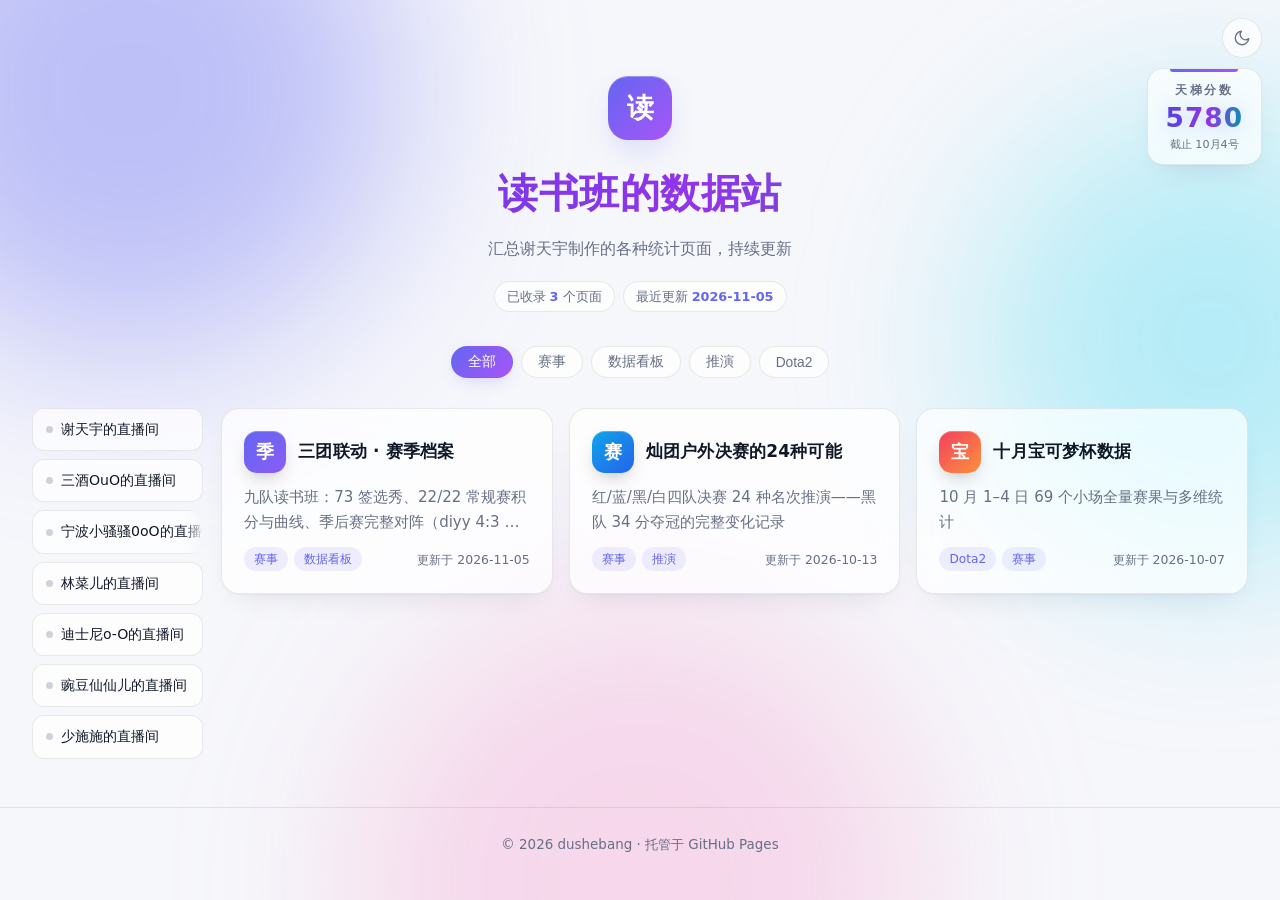
<file: index.html>
<!DOCTYPE html>
<html lang="zh-CN">
<head>
  <meta charset="UTF-8">
  <meta name="viewport" content="width=device-width, initial-scale=1.0">
  <title>读书班的数据站</title>
  <meta name="description" content="汇总谢天宇制作的各种统计页面，持续更新">
  <link rel="icon" href="data:image/svg+xml,%3Csvg xmlns='http://www.w3.org/2000/svg' viewBox='0 0 32 32'%3E%3Crect x='4' y='17' width='5' height='11' rx='1.5' fill='%236366f1'/%3E%3Crect x='13.5' y='11' width='5' height='17' rx='1.5' fill='%23a855f7'/%3E%3Crect x='23' y='5' width='5' height='23' rx='1.5' fill='%2322d3ee'/%3E%3C/svg%3E">
  <meta name="theme-color" id="theme-color" content="#f6f7fb">
  <link rel="stylesheet" href="shared/style.css">
  <script>
    // 尽早套用主题，避免页面闪烁
    (function () {
      var t = null;
      try { t = localStorage.getItem("theme"); } catch (e) {}
      if (t !== "light" && t !== "dark") {
        t = window.matchMedia && window.matchMedia("(prefers-color-scheme: dark)").matches ? "dark" : "light";
      }
      document.documentElement.setAttribute("data-theme", t);
    })();
  </script>
</head>
<body>

  <div class="aurora" aria-hidden="true"><i class="b1"></i><i class="b2"></i><i class="b3"></i></div>

  <button class="theme-toggle" id="theme-toggle" type="button" aria-label="切换深浅色" title="切换深浅色">
    <svg class="icon-moon" viewBox="0 0 24 24" fill="none" stroke="currentColor" stroke-width="1.8" stroke-linecap="round" stroke-linejoin="round"><path d="M21 12.8A9 9 0 1 1 11.2 3a7 7 0 0 0 9.8 9.8Z"/></svg>
    <svg class="icon-sun" viewBox="0 0 24 24" fill="none" stroke="currentColor" stroke-width="1.8" stroke-linecap="round" stroke-linejoin="round"><circle cx="12" cy="12" r="4"/><path d="M12 2v2M12 20v2M4.9 4.9l1.4 1.4M17.7 17.7l1.4 1.4M2 12h2M20 12h2M4.9 19.1l1.4-1.4M17.7 6.3l1.4-1.4"/></svg>
  </button>

  <div class="ladder">
    <span class="ladder-label">天梯分数</span>
    <span class="ladder-score">5780</span>
    <span class="ladder-date">截止 10月4号</span>
  </div>

  <header class="hero">
    <div class="container">
      <div class="logo" id="site-logo">读</div>
      <h1 id="site-title">读书班的数据站</h1>
      <p class="subtitle" id="site-subtitle">汇总谢天宇制作的各种统计页面，持续更新</p>
      <div class="chips" id="meta-chips"></div>
    </div>
  </header>

  <main class="container">
    <div class="filters" id="filters"></div>
    <div class="layout" id="layout">
      <div class="content">
        <section class="grid" id="page-grid"></section>
        <p class="empty" id="empty-hint" hidden>还没有页面，在 <code>pages.js</code> 里添加第一条记录吧。</p>
      </div>
      <aside class="sidebar" id="sidebar">
        <div class="side-panel">
          <ul class="link-list" id="link-list"></ul>
        </div>
      </aside>
    </div>
  </main>

  <footer class="site-footer">
    <div class="container">
      <p>© <span id="year"></span> dushebang · 托管于 GitHub Pages</p>
    </div>
  </footer>

  <script src="pages.js"></script>
  <script>
    (function () {
      var root = document.documentElement;

      // ---- 深浅色切换 ----
      var THEME_COLORS = { light: "#f6f7fb", dark: "#0a0b10" };
      var themeMeta = document.getElementById("theme-color");
      function syncThemeMeta() {
        themeMeta.setAttribute(
          "content",
          THEME_COLORS[root.getAttribute("data-theme")] || THEME_COLORS.light
        );
      }
      syncThemeMeta();
      document.getElementById("theme-toggle").addEventListener("click", function () {
        var next = root.getAttribute("data-theme") === "dark" ? "light" : "dark";
        root.setAttribute("data-theme", next);
        try { localStorage.setItem("theme", next); } catch (e) {}
        syncThemeMeta();
      });

      function esc(s) {
        return String(s == null ? "" : s)
          .replace(/&/g, "&amp;")
          .replace(/</g, "&lt;")
          .replace(/>/g, "&gt;")
          .replace(/"/g, "&quot;")
          .replace(/'/g, "&#39;");
      }

      // ---- 清单数据 ----
      var data = window.SITE_DATA || { site: {}, pages: [] };
      var site = data.site || {};
      var pages = Array.isArray(data.pages) ? data.pages : [];

      // ---- 按更新时间倒序：最新的排在最前，无日期的排最后 ----
      pages = pages.slice().sort(function (a, b) {
        var ua = a.updated || "", ub = b.updated || "";
        if (ua === ub) { return 0; }
        if (!ua) { return 1; }
        if (!ub) { return -1; }
        return ua < ub ? 1 : -1;
      });

      var title = site.title || "数据站";
      document.title = title;
      document.getElementById("site-title").textContent = title;
      var sub = document.getElementById("site-subtitle");
      if (site.subtitle) { sub.textContent = site.subtitle; } else { sub.hidden = true; }
      document.getElementById("site-logo").textContent =
        (site.logo || title.trim().charAt(0) || "D").toUpperCase();

      document.getElementById("year").textContent = new Date().getFullYear();

      // ---- 顶部信息小徽章 ----
      var chips = document.getElementById("meta-chips");
      if (pages.length) {
        var chipCount = document.createElement("span");
        chipCount.className = "chip";
        chipCount.innerHTML = "已收录 <b>" + pages.length + "</b> 个页面";
        chips.appendChild(chipCount);

        var latest = "";
        pages.forEach(function (p) { if (p.updated && p.updated > latest) { latest = p.updated; } });
        if (latest) {
          var chipUpd = document.createElement("span");
          chipUpd.className = "chip";
          chipUpd.innerHTML = "最近更新 <b>" + esc(latest) + "</b>";
          chips.appendChild(chipUpd);
        }
      }

      // ---- 左侧链接栏（来自 pages.js 的 links） ----
      var links = Array.isArray(data.links) ? data.links : [];
      if (links.length) {
        var linkList = document.getElementById("link-list");
        links.forEach(function (l) {
          var li = document.createElement("li");
          var a = document.createElement("a");
          a.className = "side-link";
          a.href = l.url || "#";
          a.target = "_blank";
          a.rel = "noopener";
          a.dataset.rid = String(l.url || "").split("/").pop();
          a.innerHTML = '<span class="side-text">' + esc(l.title || l.url) + "</span>";
          li.appendChild(a);
          linkList.appendChild(li);

          // 文字超出栏宽时：悬停可缓慢滚动查看
          var over = a.scrollWidth - a.clientWidth;
          if (over > 1) {
            a.style.setProperty("--shift", over + "px");
            a.classList.add("side-link--scroll");
          }
        });
      } else {
        document.getElementById("sidebar").hidden = true;
        document.getElementById("layout").classList.add("no-side");
      }

      // ---- 直播状态：在播的直播间点亮紫灯（数据由 GitHub Actions 定时生成） ----
      (function () {
        var rids = links.map(function (l) { return String(l.url || "").split("/").pop(); })
          .filter(function (r) { return /^\d+$/.test(r); });
        if (!rids.length) { return; }
        fetch("https://raw.githubusercontent.com/dushebang/dushebang.github.io/status/status.json?t=" + Date.now())
          .then(function (r) { return r.json(); })
          .then(function (st) {
            var rooms = (st && st.rooms) || {};
            rids.forEach(function (rid) {
              var info = rooms[rid];
              var el = document.querySelector('.side-link[data-rid="' + rid + '"]');
              if (!info || !el) { return; }
              // 轮播（loop）一律按下播处理
              if (info.live && !info.loop) {
                el.classList.add("live");
                el.title = "直播中";
              } else {
                el.title = "未开播";
              }
            });
          })
          .catch(function () {});
      })();

      var grid = document.getElementById("page-grid");
      if (!pages.length) {
        document.getElementById("empty-hint").hidden = false;
        return;
      }

      // ---- 标签筛选按钮（从清单里自动收集） ----
      var allTags = [];
      pages.forEach(function (p) {
        (p.tags || []).forEach(function (t) {
          if (allTags.indexOf(t) === -1) { allTags.push(t); }
        });
      });

      var cards = [];
      if (allTags.length) {
        var filterBar = document.getElementById("filters");
        var btns = [];
        function addFilter(label, tag) {
          var b = document.createElement("button");
          b.type = "button";
          b.className = "filter" + (tag === null ? " active" : "");
          b.textContent = label;
          b.addEventListener("click", function () {
            btns.forEach(function (x) { x.classList.remove("active"); });
            b.classList.add("active");
            cards.forEach(function (c) {
              c.el.classList.toggle("hide", tag !== null && (c.tags || []).indexOf(tag) === -1);
            });
          });
          btns.push(b);
          filterBar.appendChild(b);
        }
        addFilter("全部", null);
        allTags.forEach(function (t) { addFilter(t, t); });
      }

      // ---- 渲染卡片 ----
      pages.forEach(function (p, i) {
        var isLink = !!p.url;
        var card = document.createElement(isLink ? "a" : "div");
        card.className = "card" + (isLink ? "" : " card-soon");
        card.style.setProperty("--i", i);
        if (isLink) {
          card.href = p.url;
          if (/^https?:\/\//.test(p.url)) { card.target = "_blank"; card.rel = "noopener"; }
        }

        var iconText = (p.icon || p.title || "?").trim().charAt(0).toUpperCase();
        var gClass = "g" + ((i % 4) + 1);

        var right = isLink
          ? '<svg class="card-arrow" viewBox="0 0 24 24" fill="none" stroke="currentColor" stroke-width="2" stroke-linecap="round" stroke-linejoin="round"><path d="M7 17 17 7"/><path d="M9 7h8v8"/></svg>'
          : '<span class="badge">即将上线</span>';

        var tagsHtml = (p.tags || []).map(function (t) {
          return '<span class="tag">' + esc(t) + "</span>";
        }).join("");

        card.innerHTML =
          '<div class="card-head">' +
            '<span class="card-icon ' + gClass + '">' + esc(iconText) + "</span>" +
            '<h2 class="card-title">' + esc(p.title || "未命名页面") + "</h2>" +
            right +
          "</div>" +
          (p.description ? '<p class="card-desc">' + esc(p.description) + "</p>" : "") +
          '<div class="card-meta">' +
            '<span class="tags">' + tagsHtml + "</span>" +
            (p.updated ? '<span class="card-date">更新于 ' + esc(p.updated) + "</span>" : "") +
          "</div>";

        grid.appendChild(card);
        cards.push({ el: card, tags: p.tags || [] });
      });
    })();
  </script>

</body>
</html>
</file>
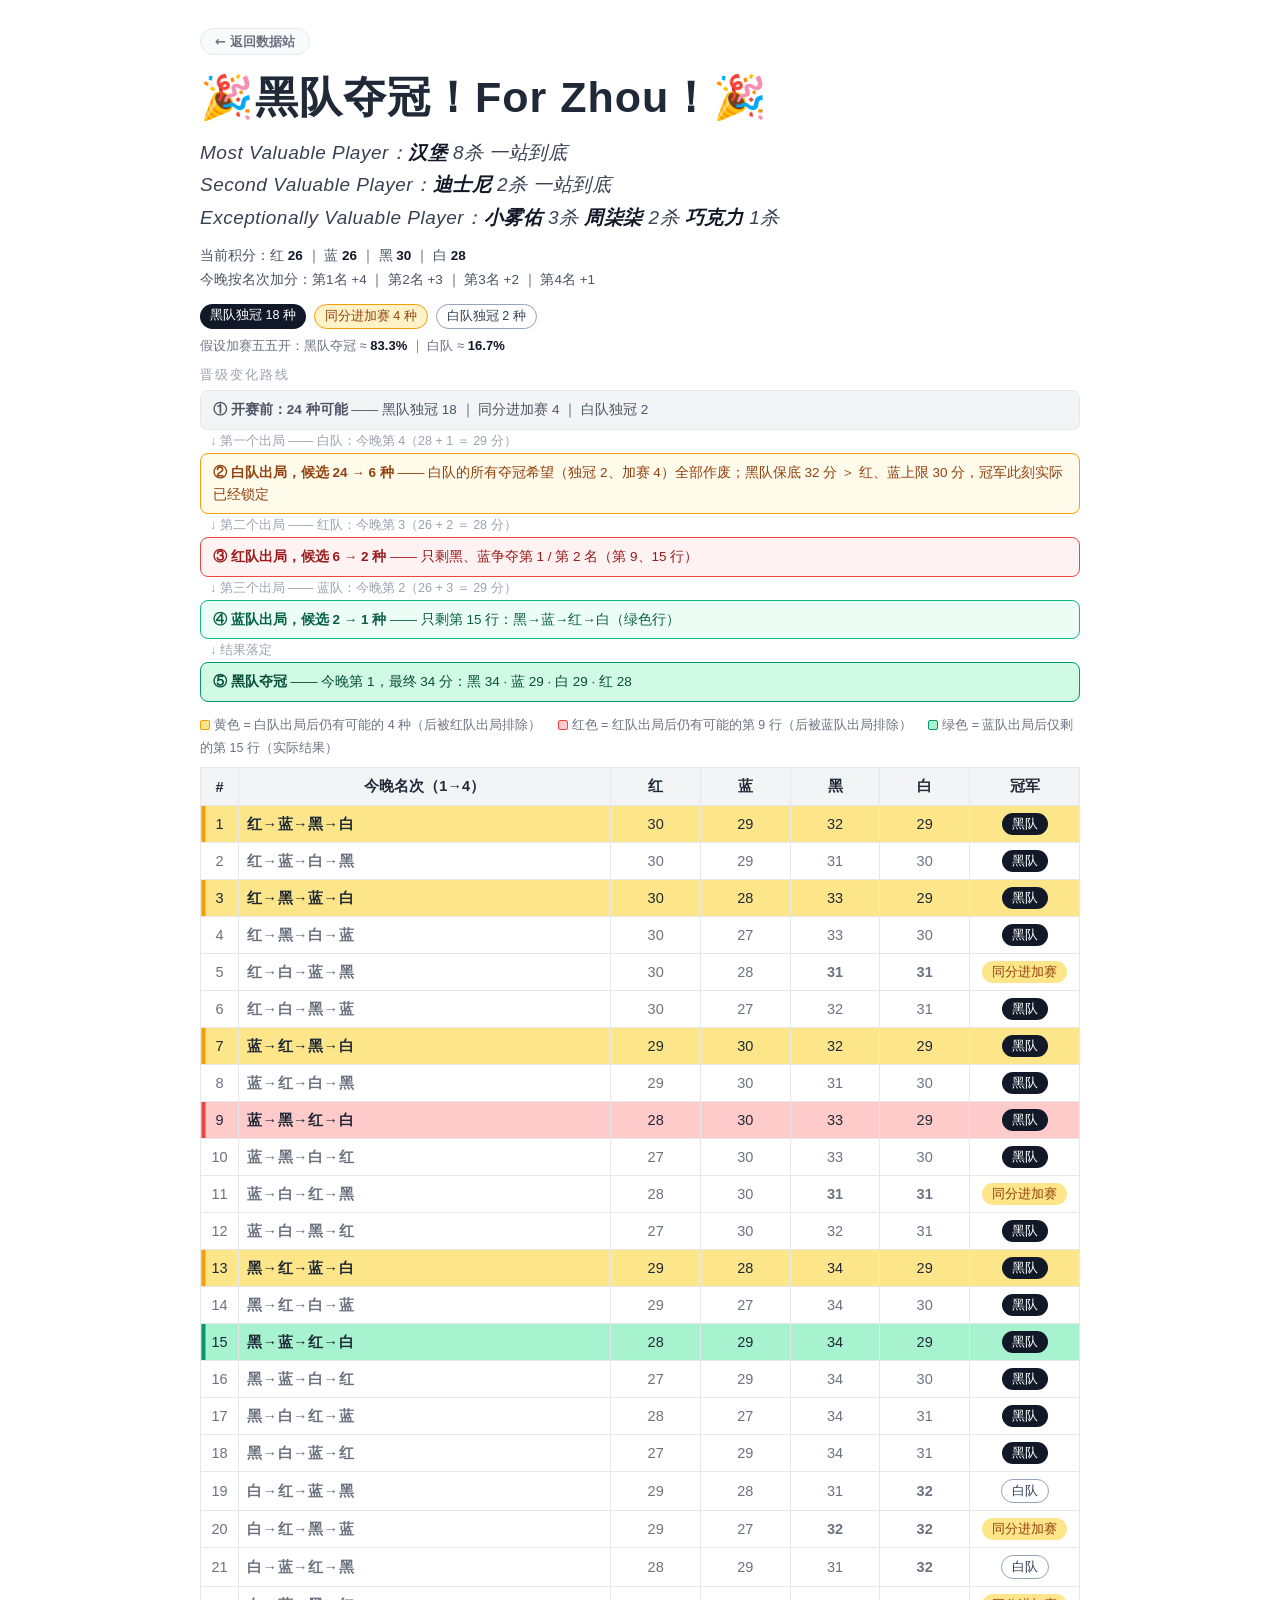
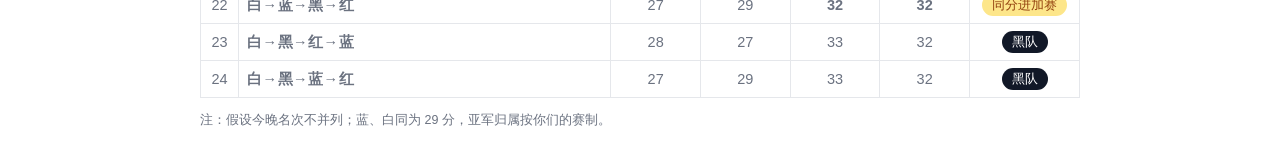
<file: saiguo-24/index.html>
<!DOCTYPE html>
<html lang="zh-CN">
<head>
<meta charset="UTF-8">
<title>灿团户外决赛的24种可能</title>
<style>
  * { box-sizing: border-box; margin: 0; padding: 0; }
  body {
    font-family: "Microsoft YaHei", "PingFang SC", "Segoe UI", sans-serif;
    background: #ffffff;
    color: #1f2937;
    padding: 28px 24px 32px;
  }
  .wrap { max-width: 880px; margin: 0 auto; }
  h1 { font-size: 43px; letter-spacing: 1px; margin-bottom: 10px; }
  .awards { margin: 0 0 10px; font-style: italic; font-size: 19px; line-height: 1.7; color: #374151; letter-spacing: 0.5px; }
  .awards b { font-weight: 700; color: #111827; }
  .meta { font-size: 13.5px; color: #4b5563; line-height: 1.8; }
  .meta b { color: #111827; }
  .chips { margin: 12px 0 8px; display: flex; gap: 8px; }
  .chip { font-size: 12.5px; padding: 3px 10px; border-radius: 999px; }
  .chip.black { background: #111827; color: #fff; }
  .chip.tie { background: #fef3c7; color: #92400e; border: 1px solid #f59e0b; }
  .chip.white { background: #fff; color: #334155; border: 1px solid #94a3b8; }
  .odds { font-size: 13px; color: #6b7280; margin: 0 0 12px; }
  .odds b { color: #111827; }
  .route-title { font-size: 12.5px; color: #9ca3af; letter-spacing: 2px; margin: 0 0 6px; }
  .route { margin: 0 0 12px; }
  .route .step { border-radius: 8px; padding: 8px 12px; font-size: 13.5px; line-height: 1.6; }
  .route .k { font-weight: 700; }
  .step.s1 { background: #f3f4f6; border: 1px solid #e5e7eb; color: #4b5563; }
  .step.s2 { background: #fffbeb; border: 1px solid #f59e0b; color: #92400e; }
  .step.s2r { background: #fef2f2; border: 1px solid #ef4444; color: #991b1b; }
  .step.s3 { background: #ecfdf5; border: 1px solid #10b981; color: #065f46; }
  .step.s3b { background: #d1fae5; border: 1px solid #059669; color: #064e3b; }
  .route .arr { color: #9ca3af; font-size: 12.5px; padding: 3px 0 3px 10px; }
  .legend { font-size: 12.5px; color: #6b7280; margin: 0 0 8px; line-height: 1.8; }
  .sw { display: inline-block; width: 10px; height: 10px; border-radius: 2px; margin: 0 4px 0 0; vertical-align: -1px; }
  .sw.y { background: #fde68a; border: 1px solid #f59e0b; }
  .sw.r { background: #fecaca; border: 1px solid #ef4444; }
  .sw.g { background: #a7f3d0; border: 1px solid #059669; }
  table { width: 100%; border-collapse: collapse; font-size: 14.5px; }
  th { background: #f3f4f6; font-weight: 700; padding: 9px 8px; border: 1px solid #e5e7eb; }
  td { padding: 7px 8px; border: 1px solid #e5e7eb; text-align: center; }
  td.order { text-align: left; font-weight: 600; letter-spacing: 0.5px; }
  tbody td { color: #6b7280; }
  tr.stage1 td, tr.stage2 td, tr.final-row td { color: #1f2937; }
  tr.stage1 td { background: #fde68a; }
  tr.stage1 td:first-child { background: linear-gradient(90deg, #f59e0b 0 4px, #fde68a 4px); }
  tr.stage2 td { background: #fecaca; }
  tr.stage2 td:first-child { background: linear-gradient(90deg, #ef4444 0 4px, #fecaca 4px); }
  tr.final-row td { background: #a7f3d0; }
  tr.final-row td:first-child { background: linear-gradient(90deg, #059669 0 4px, #a7f3d0 4px); }
  .badge { display: inline-block; padding: 2px 10px; border-radius: 999px; font-size: 13px; }
  .badge-black { background: #111827; color: #fff; }
  .badge-tie { background: #fde68a; color: #92400e; }
  .badge-white { background: #fff; color: #334155; border: 1px solid #94a3b8; }
  .bold { font-weight: 700; }
  .note { margin-top: 12px; font-size: 12.5px; color: #6b7280; line-height: 1.7; }
</style>
</head>
<body>
<div class="wrap">
  <a href="../index.html" style="display:inline-block;margin:0 0 14px;padding:6px 14px;border:1px solid #e5e7eb;border-radius:999px;background:#f9fafb;color:#6b7280;text-decoration:none;font:600 13px/1 'Microsoft YaHei','PingFang SC',system-ui,sans-serif">← 返回数据站</a>
  <h1>🎉黑队夺冠！For Zhou！🎉</h1>
  <div class="awards">
    <div>Most Valuable Player：<b>汉堡</b> 8杀 一站到底</div>
    <div>Second Valuable Player：<b>迪士尼</b> 2杀 一站到底</div>
    <div>Exceptionally Valuable Player：<b>小雾佑</b> 3杀 <b>周柒柒</b> 2杀 <b>巧克力</b> 1杀</div>
  </div>
  <div class="meta">
    当前积分：红 <b>26</b> ｜ 蓝 <b>26</b> ｜ 黑 <b>30</b> ｜ 白 <b>28</b><br>
    今晚按名次加分：第1名 +4 ｜ 第2名 +3 ｜ 第3名 +2 ｜ 第4名 +1
  </div>
  <div class="chips">
    <span class="chip black">黑队独冠 18 种</span>
    <span class="chip tie">同分进加赛 4 种</span>
    <span class="chip white">白队独冠 2 种</span>
  </div>
  <div class="odds">假设加赛五五开：黑队夺冠 ≈ <b>83.3%</b> ｜ 白队 ≈ <b>16.7%</b></div>
  <div class="route-title">晋级变化路线</div>
  <div class="route">
    <div class="step s1"><span class="k">① 开赛前：24 种可能</span> —— 黑队独冠 18 ｜ 同分进加赛 4 ｜ 白队独冠 2</div>
    <div class="arr">↓ 第一个出局 —— 白队：今晚第 4（28 + 1 ＝ 29 分）</div>
    <div class="step s2"><span class="k">② 白队出局，候选 24 → 6 种</span> —— 白队的所有夺冠希望（独冠 2、加赛 4）全部作废；黑队保底 32 分 ＞ 红、蓝上限 30 分，冠军此刻实际已经锁定</div>
    <div class="arr">↓ 第二个出局 —— 红队：今晚第 3（26 + 2 ＝ 28 分）</div>
    <div class="step s2r"><span class="k">③ 红队出局，候选 6 → 2 种</span> —— 只剩黑、蓝争夺第 1 / 第 2 名（第 9、15 行）</div>
    <div class="arr">↓ 第三个出局 —— 蓝队：今晚第 2（26 + 3 ＝ 29 分）</div>
    <div class="step s3"><span class="k">④ 蓝队出局，候选 2 → 1 种</span> —— 只剩第 15 行：黑→蓝→红→白（绿色行）</div>
    <div class="arr">↓ 结果落定</div>
    <div class="step s3b"><span class="k">⑤ 黑队夺冠</span> —— 今晚第 1，最终 34 分：黑 34 · 蓝 29 · 白 29 · 红 28</div>
  </div>
  <div class="legend">
    <span class="sw y"></span>黄色 = 白队出局后仍有可能的 4 种（后被红队出局排除）　
    <span class="sw r"></span>红色 = 红队出局后仍有可能的第 9 行（后被蓝队出局排除）　
    <span class="sw g"></span>绿色 = 蓝队出局后仅剩的第 15 行（实际结果）
  </div>
  <table>
    <thead>
      <tr>
        <th style="width:38px">#</th>
        <th>今晚名次（1→4）</th>
        <th>红</th><th>蓝</th><th>黑</th><th>白</th>
        <th style="width:110px">冠军</th>
      </tr>
    </thead>
    <tbody>
      <tr class="stage1"><td>1</td><td class="order">红→蓝→黑→白</td><td>30</td><td>29</td><td>32</td><td>29</td><td><span class="badge badge-black">黑队</span></td></tr>
      <tr><td>2</td><td class="order">红→蓝→白→黑</td><td>30</td><td>29</td><td>31</td><td>30</td><td><span class="badge badge-black">黑队</span></td></tr>
      <tr class="stage1"><td>3</td><td class="order">红→黑→蓝→白</td><td>30</td><td>28</td><td>33</td><td>29</td><td><span class="badge badge-black">黑队</span></td></tr>
      <tr><td>4</td><td class="order">红→黑→白→蓝</td><td>30</td><td>27</td><td>33</td><td>30</td><td><span class="badge badge-black">黑队</span></td></tr>
      <tr><td>5</td><td class="order">红→白→蓝→黑</td><td>30</td><td>28</td><td class="bold">31</td><td class="bold">31</td><td><span class="badge badge-tie">同分进加赛</span></td></tr>
      <tr><td>6</td><td class="order">红→白→黑→蓝</td><td>30</td><td>27</td><td>32</td><td>31</td><td><span class="badge badge-black">黑队</span></td></tr>
      <tr class="stage1"><td>7</td><td class="order">蓝→红→黑→白</td><td>29</td><td>30</td><td>32</td><td>29</td><td><span class="badge badge-black">黑队</span></td></tr>
      <tr><td>8</td><td class="order">蓝→红→白→黑</td><td>29</td><td>30</td><td>31</td><td>30</td><td><span class="badge badge-black">黑队</span></td></tr>
      <tr class="stage2"><td>9</td><td class="order">蓝→黑→红→白</td><td>28</td><td>30</td><td>33</td><td>29</td><td><span class="badge badge-black">黑队</span></td></tr>
      <tr><td>10</td><td class="order">蓝→黑→白→红</td><td>27</td><td>30</td><td>33</td><td>30</td><td><span class="badge badge-black">黑队</span></td></tr>
      <tr><td>11</td><td class="order">蓝→白→红→黑</td><td>28</td><td>30</td><td class="bold">31</td><td class="bold">31</td><td><span class="badge badge-tie">同分进加赛</span></td></tr>
      <tr><td>12</td><td class="order">蓝→白→黑→红</td><td>27</td><td>30</td><td>32</td><td>31</td><td><span class="badge badge-black">黑队</span></td></tr>
      <tr class="stage1"><td>13</td><td class="order">黑→红→蓝→白</td><td>29</td><td>28</td><td>34</td><td>29</td><td><span class="badge badge-black">黑队</span></td></tr>
      <tr><td>14</td><td class="order">黑→红→白→蓝</td><td>29</td><td>27</td><td>34</td><td>30</td><td><span class="badge badge-black">黑队</span></td></tr>
      <tr class="final-row"><td>15</td><td class="order">黑→蓝→红→白</td><td>28</td><td>29</td><td>34</td><td>29</td><td><span class="badge badge-black">黑队</span></td></tr>
      <tr><td>16</td><td class="order">黑→蓝→白→红</td><td>27</td><td>29</td><td>34</td><td>30</td><td><span class="badge badge-black">黑队</span></td></tr>
      <tr><td>17</td><td class="order">黑→白→红→蓝</td><td>28</td><td>27</td><td>34</td><td>31</td><td><span class="badge badge-black">黑队</span></td></tr>
      <tr><td>18</td><td class="order">黑→白→蓝→红</td><td>27</td><td>29</td><td>34</td><td>31</td><td><span class="badge badge-black">黑队</span></td></tr>
      <tr><td>19</td><td class="order">白→红→蓝→黑</td><td>29</td><td>28</td><td>31</td><td class="bold">32</td><td><span class="badge badge-white">白队</span></td></tr>
      <tr><td>20</td><td class="order">白→红→黑→蓝</td><td>29</td><td>27</td><td class="bold">32</td><td class="bold">32</td><td><span class="badge badge-tie">同分进加赛</span></td></tr>
      <tr><td>21</td><td class="order">白→蓝→红→黑</td><td>28</td><td>29</td><td>31</td><td class="bold">32</td><td><span class="badge badge-white">白队</span></td></tr>
      <tr><td>22</td><td class="order">白→蓝→黑→红</td><td>27</td><td>29</td><td class="bold">32</td><td class="bold">32</td><td><span class="badge badge-tie">同分进加赛</span></td></tr>
      <tr><td>23</td><td class="order">白→黑→红→蓝</td><td>28</td><td>27</td><td>33</td><td>32</td><td><span class="badge badge-black">黑队</span></td></tr>
      <tr><td>24</td><td class="order">白→黑→蓝→红</td><td>27</td><td>29</td><td>33</td><td>32</td><td><span class="badge badge-black">黑队</span></td></tr>
    </tbody>
  </table>
  <div class="note">
    注：假设今晚名次不并列；蓝、白同为 29 分，亚军归属按你们的赛制。
  </div>
</div>
</body>
</html>
</file>
<file: shared/style.css>
/* ============================================================
   全站公共样式（门户首页 + 以后的各个统计页共用）
   视觉：极光光晕背景 + 玻璃拟态卡片，自动/手动深浅色
   改一次，全站生效
   ============================================================ */

:root {
  color-scheme: light;
  --bg: #f6f7fb;
  --text: #101828;
  --text-2: #667085;
  --card: rgba(255, 255, 255, 0.72);
  --card-hover-shadow: 0 18px 50px -20px rgba(99, 102, 241, 0.35), 0 2px 6px rgba(16, 24, 40, 0.05);
  --border: rgba(16, 24, 40, 0.09);
  --border-hover: rgba(99, 102, 241, 0.55);
  --accent: #6366f1;
  --accent-2: #a855f7;
  --accent-soft: rgba(99, 102, 241, 0.1);
  --glow: rgba(99, 102, 241, 0.3);
  --badge-bg: rgba(245, 158, 11, 0.13);
  --badge-border: rgba(245, 158, 11, 0.3);
  --badge-text: #b45309;
  --shadow: 0 1px 2px rgba(16, 24, 40, 0.04), 0 12px 32px -16px rgba(16, 24, 40, 0.14);
  --aurora-1: rgba(99, 102, 241, 0.38);
  --aurora-2: rgba(34, 211, 238, 0.3);
  --aurora-3: rgba(244, 114, 182, 0.24);
  --grad-text: linear-gradient(92deg, #4f46e5, #9333ea 55%, #0891b2);
}

:root[data-theme="dark"] {
  color-scheme: dark;
  --bg: #0a0b10;
  --text: #f2f4f8;
  --text-2: #98a2b3;
  --card: rgba(255, 255, 255, 0.045);
  --card-hover-shadow: 0 18px 50px -18px rgba(99, 102, 241, 0.55), 0 2px 8px rgba(0, 0, 0, 0.5);
  --border: rgba(255, 255, 255, 0.09);
  --border-hover: rgba(129, 140, 248, 0.6);
  --accent: #818cf8;
  --accent-2: #c084fc;
  --accent-soft: rgba(129, 140, 248, 0.14);
  --glow: rgba(129, 140, 248, 0.35);
  --badge-bg: rgba(245, 158, 11, 0.15);
  --badge-border: rgba(245, 158, 11, 0.35);
  --badge-text: #fbbf24;
  --shadow: 0 1px 2px rgba(0, 0, 0, 0.5), 0 16px 40px -20px rgba(0, 0, 0, 0.7);
  --aurora-1: rgba(99, 102, 241, 0.32);
  --aurora-2: rgba(34, 211, 238, 0.22);
  --aurora-3: rgba(192, 132, 252, 0.26);
  --grad-text: linear-gradient(92deg, #a5b4fc, #d8b4fe 55%, #67e8f9);
}

* { box-sizing: border-box; }

body {
  margin: 0;
  min-height: 100vh;
  display: flex;
  flex-direction: column;
  font-family: system-ui, -apple-system, "Segoe UI", "PingFang SC",
    "Hiragino Sans GB", "Microsoft YaHei", "Noto Sans CJK SC", sans-serif;
  background: var(--bg);
  color: var(--text);
  line-height: 1.65;
  -webkit-font-smoothing: antialiased;
  transition: background-color 0.3s ease, color 0.3s ease;
}

.container { max-width: 1260px; margin: 0 auto; padding: 0 22px; }

code {
  font-family: ui-monospace, SFMono-Regular, Consolas, "Courier New", monospace;
  background: var(--accent-soft);
  padding: 1px 7px;
  border-radius: 6px;
  font-size: 0.88em;
}

/* ---------- 极光背景 ---------- */
.aurora {
  position: fixed;
  inset: 0;
  z-index: -1;
  overflow: hidden;
  pointer-events: none;
}
.aurora i {
  position: absolute;
  display: block;
  border-radius: 50%;
  filter: blur(90px);
}
.aurora .b1 {
  width: 540px; height: 540px;
  top: -180px; left: -140px;
  background: var(--aurora-1);
  animation: drift-1 26s ease-in-out infinite alternate;
}
.aurora .b2 {
  width: 460px; height: 460px;
  top: 12%; right: -160px;
  background: var(--aurora-2);
  animation: drift-2 32s ease-in-out infinite alternate;
}
.aurora .b3 {
  width: 560px; height: 560px;
  bottom: -260px; left: 28%;
  background: var(--aurora-3);
  animation: drift-3 38s ease-in-out infinite alternate;
}

@keyframes drift-1 { to { transform: translate(60px, 40px) scale(1.12); } }
@keyframes drift-2 { to { transform: translate(-50px, 60px) scale(1.08); } }
@keyframes drift-3 { to { transform: translate(40px, -50px) scale(1.1); } }

/* ---------- 深浅色切换按钮 ---------- */
.theme-toggle {
  position: fixed;
  top: 18px; right: 18px;
  z-index: 50;
  width: 40px; height: 40px;
  display: grid;
  place-items: center;
  border-radius: 50%;
  background: var(--card);
  border: 1px solid var(--border);
  color: var(--text-2);
  cursor: pointer;
  backdrop-filter: blur(12px);
  -webkit-backdrop-filter: blur(12px);
  transition: color 0.2s, border-color 0.2s, transform 0.2s;
}
.theme-toggle:hover {
  color: var(--accent);
  border-color: var(--border-hover);
  transform: translateY(-1px);
}
.theme-toggle svg { width: 18px; height: 18px; }
.theme-toggle .icon-sun { display: none; }
:root[data-theme="dark"] .theme-toggle .icon-sun { display: block; }
:root[data-theme="dark"] .theme-toggle .icon-moon { display: none; }

/* ---------- 顶部 Hero ---------- */
.hero { padding: 76px 0 12px; text-align: center; }

.logo {
  width: 64px; height: 64px;
  margin: 0 auto 20px;
  display: grid;
  place-items: center;
  border-radius: 20px;
  font-size: 1.7rem;
  font-weight: 700;
  color: #fff;
  background: linear-gradient(135deg, #6366f1, #a855f7);
  box-shadow: 0 14px 34px -10px var(--glow), inset 0 1px 0 rgba(255, 255, 255, 0.3);
}

.hero h1 {
  margin: 0 0 10px;
  font-size: clamp(1.75rem, 4.2vw, 2.5rem);
  font-weight: 800;
  letter-spacing: 0.5px;
  background: var(--grad-text);
  -webkit-background-clip: text;
  background-clip: text;
  color: transparent;
}

.subtitle {
  margin: 0 auto;
  max-width: 560px;
  color: var(--text-2);
  font-size: 1.02rem;
}

.chips {
  display: flex;
  justify-content: center;
  flex-wrap: wrap;
  gap: 8px;
  margin-top: 18px;
}
.chip {
  font-size: 0.8rem;
  color: var(--text-2);
  padding: 4px 12px;
  border-radius: 999px;
  border: 1px solid var(--border);
  background: var(--card);
  backdrop-filter: blur(10px);
  -webkit-backdrop-filter: blur(10px);
}
.chip b { color: var(--accent); font-weight: 600; }

/* ---------- 标签筛选 ---------- */
.filters {
  display: flex;
  justify-content: center;
  flex-wrap: wrap;
  gap: 8px;
  margin-top: 22px;
}
.filters:empty { display: none; }

.filter {
  padding: 6px 16px;
  border-radius: 999px;
  font-size: 0.86rem;
  color: var(--text-2);
  background: var(--card);
  border: 1px solid var(--border);
  cursor: pointer;
  backdrop-filter: blur(10px);
  -webkit-backdrop-filter: blur(10px);
  transition: color 0.18s, border-color 0.18s, background 0.18s, transform 0.18s;
}
.filter:hover {
  color: var(--text);
  border-color: var(--border-hover);
  transform: translateY(-1px);
}
.filter.active {
  color: #fff;
  background: linear-gradient(135deg, var(--accent), var(--accent-2));
  border-color: transparent;
  box-shadow: 0 6px 18px -6px var(--glow);
}

/* ---------- 卡片区 ---------- */
main { flex: 1 0 auto; padding-bottom: 120px; }

.grid {
  display: grid;
  grid-template-columns: repeat(auto-fill, minmax(250px, 1fr));
  gap: 16px;
}

.card {
  position: relative;
  display: flex;
  flex-direction: column;
  gap: 12px;
  padding: 22px;
  border-radius: 18px;
  background: var(--card);
  border: 1px solid var(--border);
  box-shadow: var(--shadow);
  backdrop-filter: blur(14px) saturate(1.3);
  -webkit-backdrop-filter: blur(14px) saturate(1.3);
  color: inherit;
  text-decoration: none;
  transition: transform 0.22s ease, border-color 0.22s, box-shadow 0.22s ease;
  animation: card-in 0.55s cubic-bezier(0.22, 0.68, 0.35, 1) backwards;
  animation-delay: calc(var(--i, 0) * 70ms);
}

a.card:hover,
a.card:focus-visible {
  transform: translateY(-3px);
  border-color: var(--border-hover);
  box-shadow: var(--card-hover-shadow);
}
a.card:focus-visible { outline: none; }

.card-soon { cursor: default; border-style: dashed; }
.card.hide { display: none; }

@keyframes card-in {
  from { opacity: 0; transform: translateY(16px) scale(0.985); }
  to   { opacity: 1; transform: translateY(0) scale(1); }
}

.card-head {
  display: flex;
  align-items: center;
  gap: 12px;
}

.card-icon {
  flex: none;
  width: 42px; height: 42px;
  display: grid;
  place-items: center;
  border-radius: 13px;
  color: #fff;
  font-weight: 700;
  font-size: 1.15rem;
  box-shadow: inset 0 1px 0 rgba(255, 255, 255, 0.25), 0 8px 20px -8px rgba(0, 0, 0, 0.35);
}
.g1 { background: linear-gradient(135deg, #6366f1, #8b5cf6); }
.g2 { background: linear-gradient(135deg, #0ea5e9, #2563eb); }
.g3 { background: linear-gradient(135deg, #f43f5e, #fb923c); }
.g4 { background: linear-gradient(135deg, #10b981, #0d9488); }

.card-title {
  margin: 0;
  font-size: 1.06rem;
  font-weight: 650;
  letter-spacing: 0.2px;
}

.badge {
  margin-left: auto;
  font-size: 0.72rem;
  font-weight: 600;
  padding: 3px 10px;
  border-radius: 999px;
  background: var(--badge-bg);
  color: var(--badge-text);
  border: 1px solid var(--badge-border);
  white-space: nowrap;
}

.card-arrow {
  margin-left: auto;
  flex: none;
  width: 18px; height: 18px;
  color: var(--text-2);
  opacity: 0;
  transform: translate(-4px, 4px);
  transition: opacity 0.2s, transform 0.2s, color 0.2s;
}
a.card:hover .card-arrow {
  opacity: 1;
  transform: translate(0, 0);
  color: var(--accent);
}

.card-desc {
  margin: 0;
  color: var(--text-2);
  font-size: 0.94rem;
  display: -webkit-box;
  -webkit-line-clamp: 2;
  -webkit-box-orient: vertical;
  overflow: hidden;
}

.card-meta {
  margin-top: auto;
  display: flex;
  align-items: flex-end;
  justify-content: space-between;
  flex-wrap: wrap;
  gap: 10px;
}

.tags { display: flex; flex-wrap: wrap; gap: 6px; }

.tag {
  font-size: 0.76rem;
  padding: 2px 10px;
  border-radius: 999px;
  background: var(--accent-soft);
  color: var(--accent);
}

.card-date { font-size: 0.78rem; color: var(--text-2); }

.empty {
  padding: 80px 0;
  text-align: center;
  color: var(--text-2);
}

/* ---------- 页脚 ---------- */
.site-footer {
  border-top: 1px solid var(--border);
  padding: 26px 0 44px;
  text-align: center;
  color: var(--text-2);
  font-size: 0.84rem;
}
.site-footer p { margin: 0; }

/* ---------- 左右布局：左侧链接栏 + 右侧内容 ---------- */
.layout {
  display: grid;
  grid-template-columns: 1fr 6fr;
  gap: 18px;
  align-items: start;
  margin-top: 30px;
}
.layout.no-side { grid-template-columns: 1fr; }

.content { grid-column: 2; grid-row: 1; min-width: 0; }
.sidebar { grid-column: 1; grid-row: 1; position: sticky; top: 20px; min-width: 0; }
.layout.no-side .content { grid-column: 1; }

.link-list {
  list-style: none;
  margin: 0;
  padding: 0;
  display: flex;
  flex-direction: column;
  gap: 8px;
}
.side-link {
  position: relative;
  display: block;
  padding: 9px 12px 9px 28px;
  border-radius: 12px;
  background: var(--card);
  border: 1px solid var(--border);
  font-size: 0.88rem;
  color: var(--text);
  text-decoration: none;
  overflow: hidden;
  backdrop-filter: blur(10px);
  -webkit-backdrop-filter: blur(10px);
  transition: color 0.15s, border-color 0.15s, box-shadow 0.2s, transform 0.2s;
}
.side-link::before {
  content: "";
  position: absolute;
  left: 13px;
  top: 50%;
  width: 7px;
  height: 7px;
  margin-top: -3.5px;
  border-radius: 50%;
  background: rgba(120, 130, 150, 0.35);
  transition: background 0.3s, box-shadow 0.3s;
}
.side-link.live::before {
  background: linear-gradient(135deg, #8b5cf6, #d946ef);
  box-shadow: 0 0 9px 2px rgba(168, 85, 247, 0.75);
  animation: dot-pulse 1.8s ease-in-out infinite;
}
@keyframes dot-pulse {
  0%, 100% { box-shadow: 0 0 9px 2px rgba(168, 85, 247, 0.75); }
  50% { box-shadow: 0 0 13px 4px rgba(168, 85, 247, 0.95); }
}
@media (prefers-reduced-motion: reduce) {
  .side-link.live::before { animation: none; }
}
.side-link:hover {
  color: var(--accent);
  border-color: var(--border-hover);
  transform: translateY(-1px);
  box-shadow: 0 8px 20px -10px var(--glow);
}
.side-text {
  display: inline-block;
  white-space: nowrap;
}
/* 链接文字过长：右缘淡出提示，鼠标悬停时缓慢来回滚动 */
.side-link--scroll {
  -webkit-mask-image: linear-gradient(to right, #000 calc(100% - 18px), transparent);
  mask-image: linear-gradient(to right, #000 calc(100% - 18px), transparent);
}
.side-link--scroll:hover .side-text {
  animation: side-scroll 4.5s ease-in-out infinite alternate;
}
@keyframes side-scroll {
  from { transform: translateX(0); }
  to { transform: translateX(calc(-1 * var(--shift, 0px))); }
}
@media (prefers-reduced-motion: reduce) {
  .side-link--scroll:hover .side-text { animation: none; }
}

@media (max-width: 860px) {
  .layout { grid-template-columns: 1fr; }
  .content { grid-column: 1; grid-row: auto; }
  .sidebar { grid-column: 1; grid-row: auto; position: static; }
}

/* ---------- 右上角天梯分数板 ---------- */
.ladder {
  position: fixed;
  top: 68px;
  right: 18px;
  z-index: 40;
  display: flex;
  flex-direction: column;
  align-items: center;
  gap: 2px;
  min-width: 100px;
  padding: 12px 18px 10px;
  border-radius: 16px;
  background: var(--card);
  border: 1px solid var(--border);
  box-shadow: var(--shadow);
  backdrop-filter: blur(14px) saturate(1.3);
  -webkit-backdrop-filter: blur(14px) saturate(1.3);
  text-align: center;
}
.ladder::before {
  content: "";
  position: absolute;
  top: 0;
  left: 20%;
  right: 20%;
  height: 3px;
  border-radius: 0 0 3px 3px;
  background: linear-gradient(90deg, var(--accent), var(--accent-2));
}
.ladder-label {
  font-size: 0.72rem;
  font-weight: 600;
  letter-spacing: 2.5px;
  color: var(--text-2);
}
.ladder-score {
  font-size: 1.65rem;
  font-weight: 800;
  line-height: 1.2;
  letter-spacing: 1px;
  font-variant-numeric: tabular-nums;
  background: var(--grad-text);
  -webkit-background-clip: text;
  background-clip: text;
  color: transparent;
  filter: drop-shadow(0 2px 10px var(--glow));
}
.ladder-date { font-size: 0.7rem; color: var(--text-2); }

@media (max-width: 600px) {
  .ladder { display: none; }
}

/* ---------- 响应式与动效偏好 ---------- */
@media (max-width: 560px) {
  .hero { padding-top: 60px; }
}

@media (prefers-reduced-motion: reduce) {
  .card { animation: none; }
  .aurora i { animation: none; }
}
</file>
